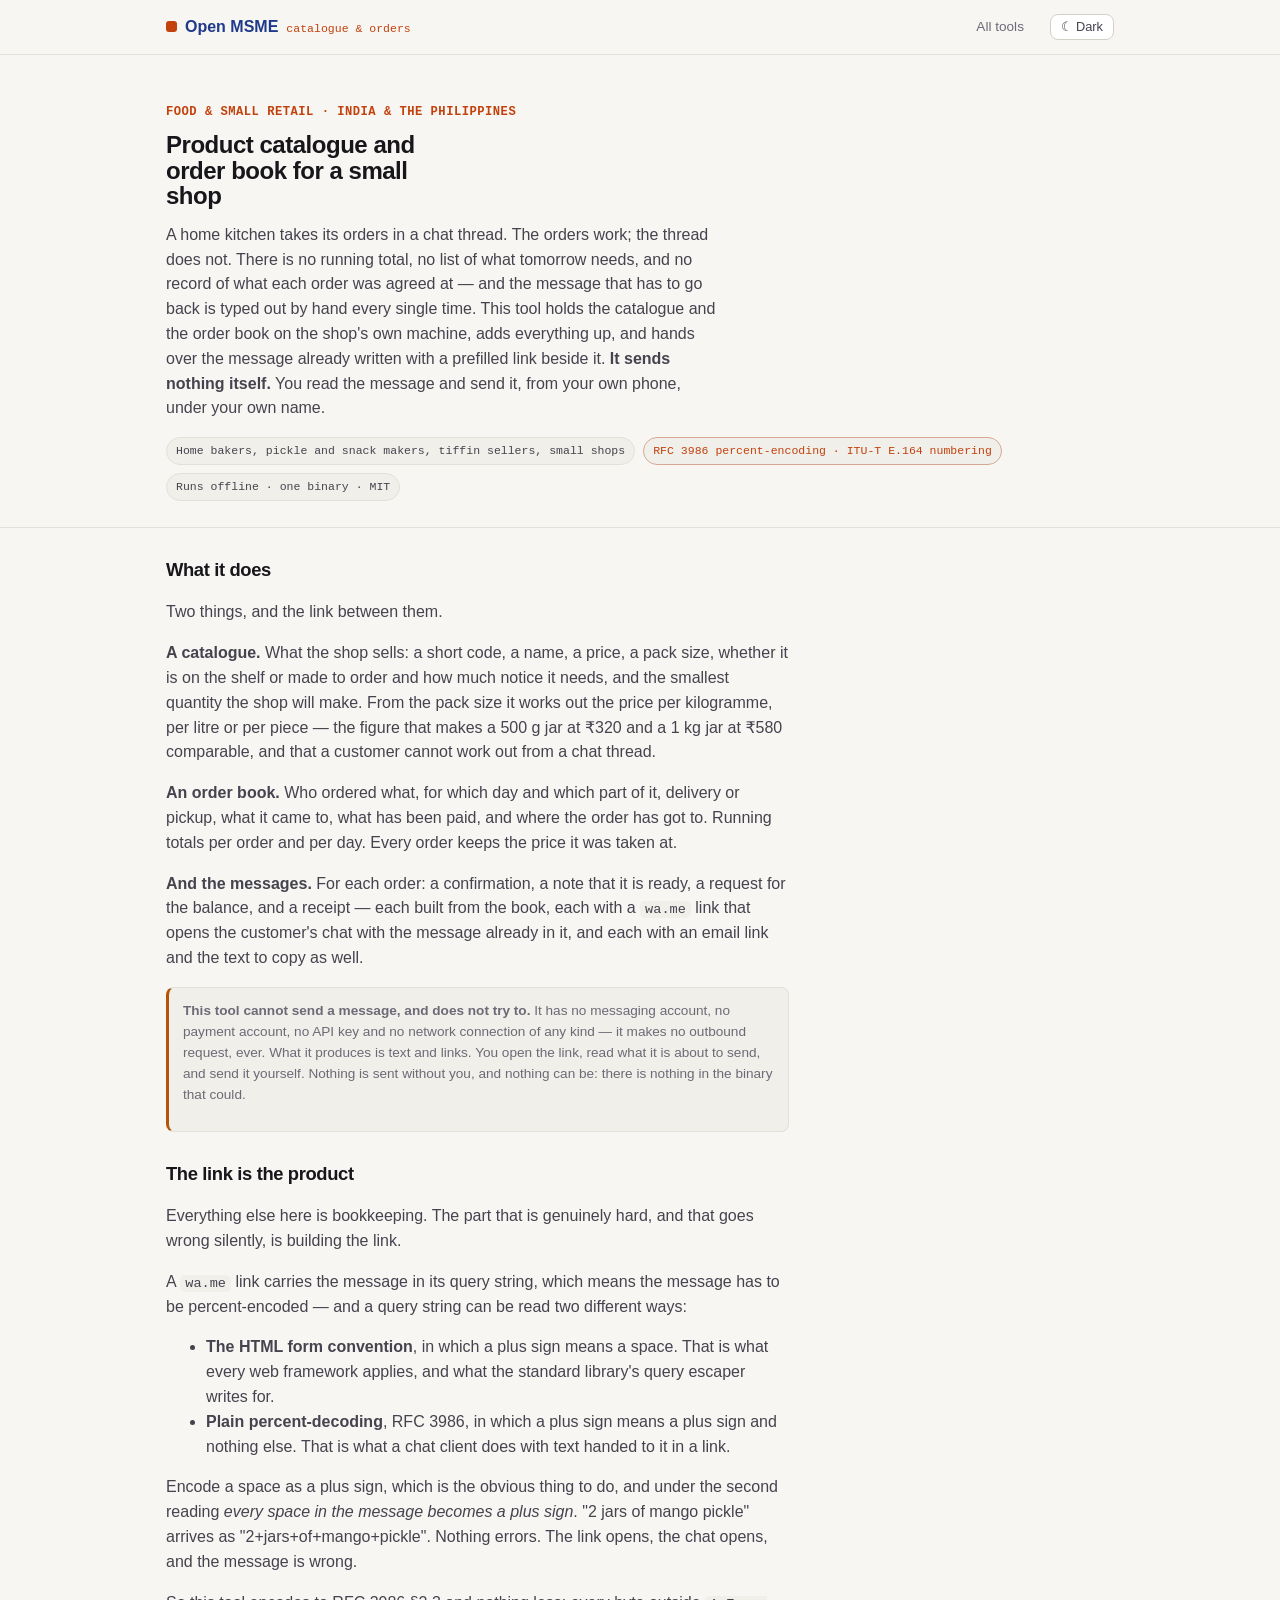
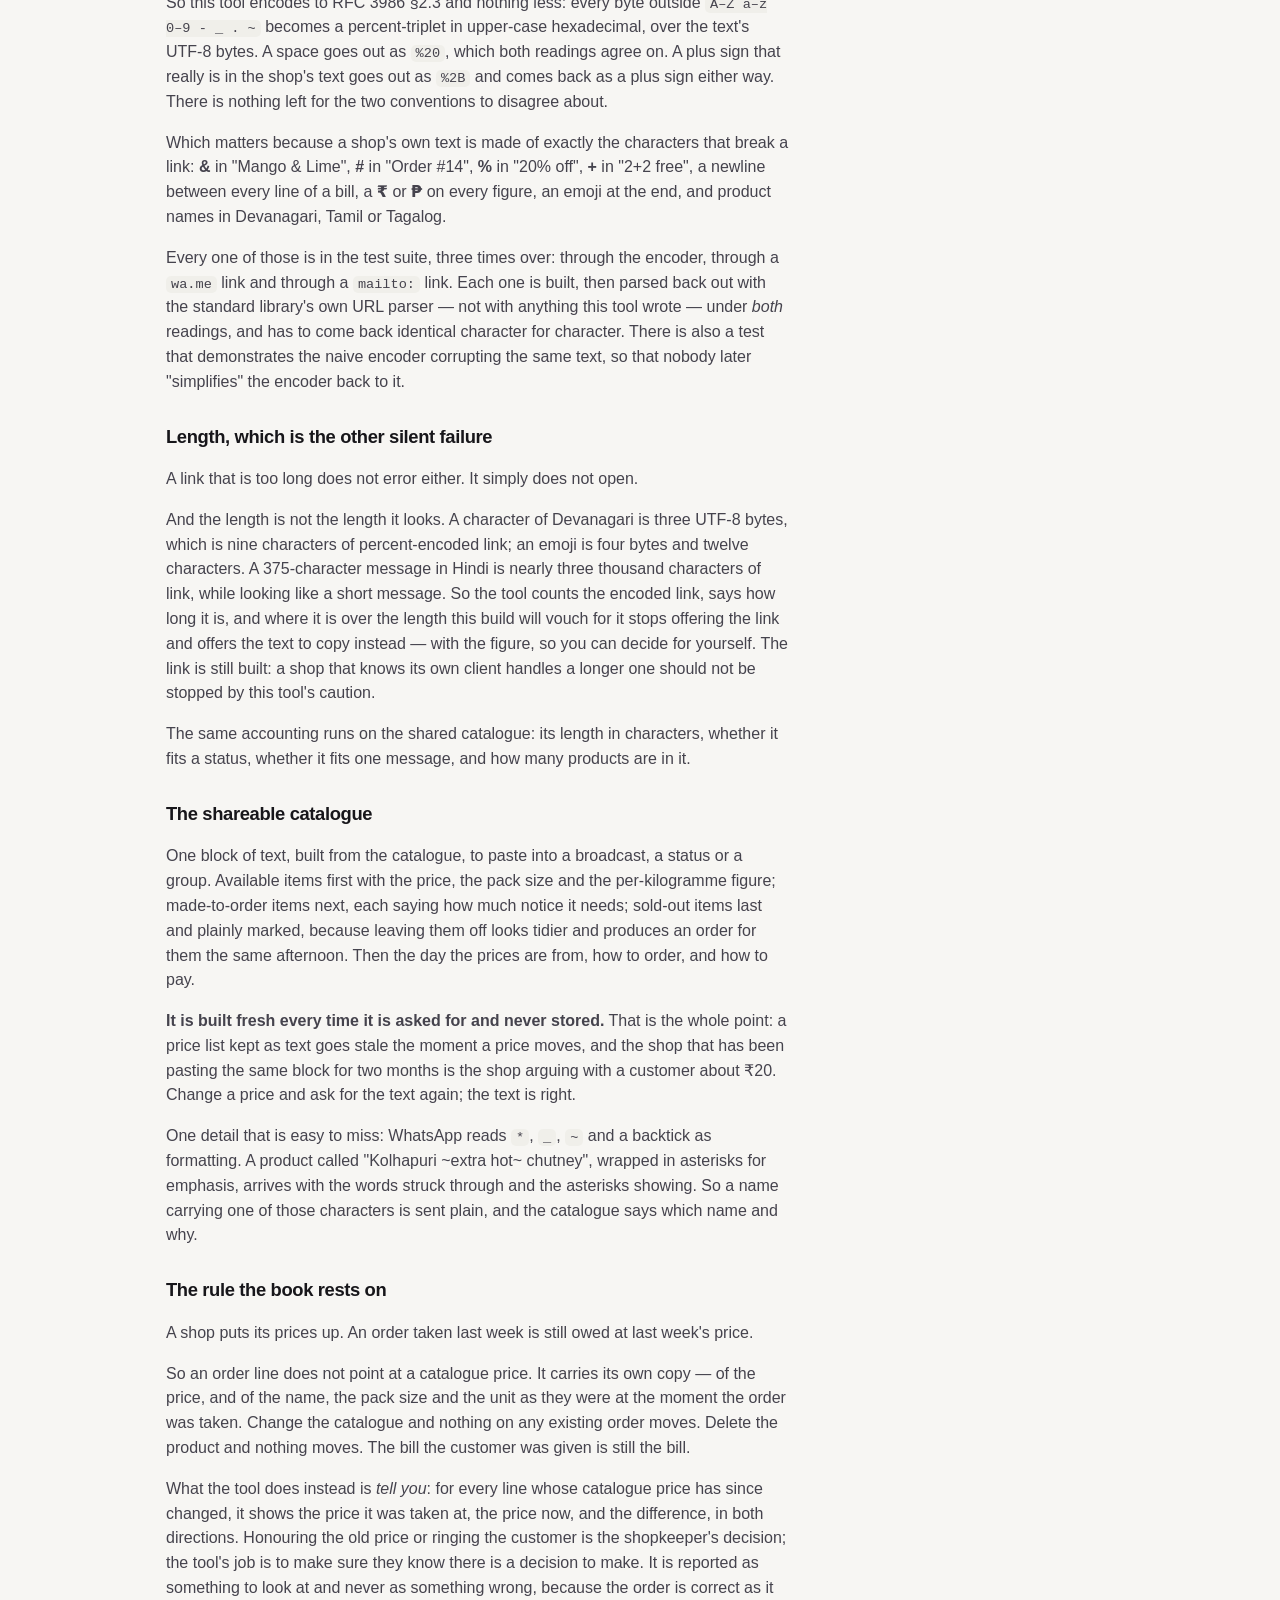
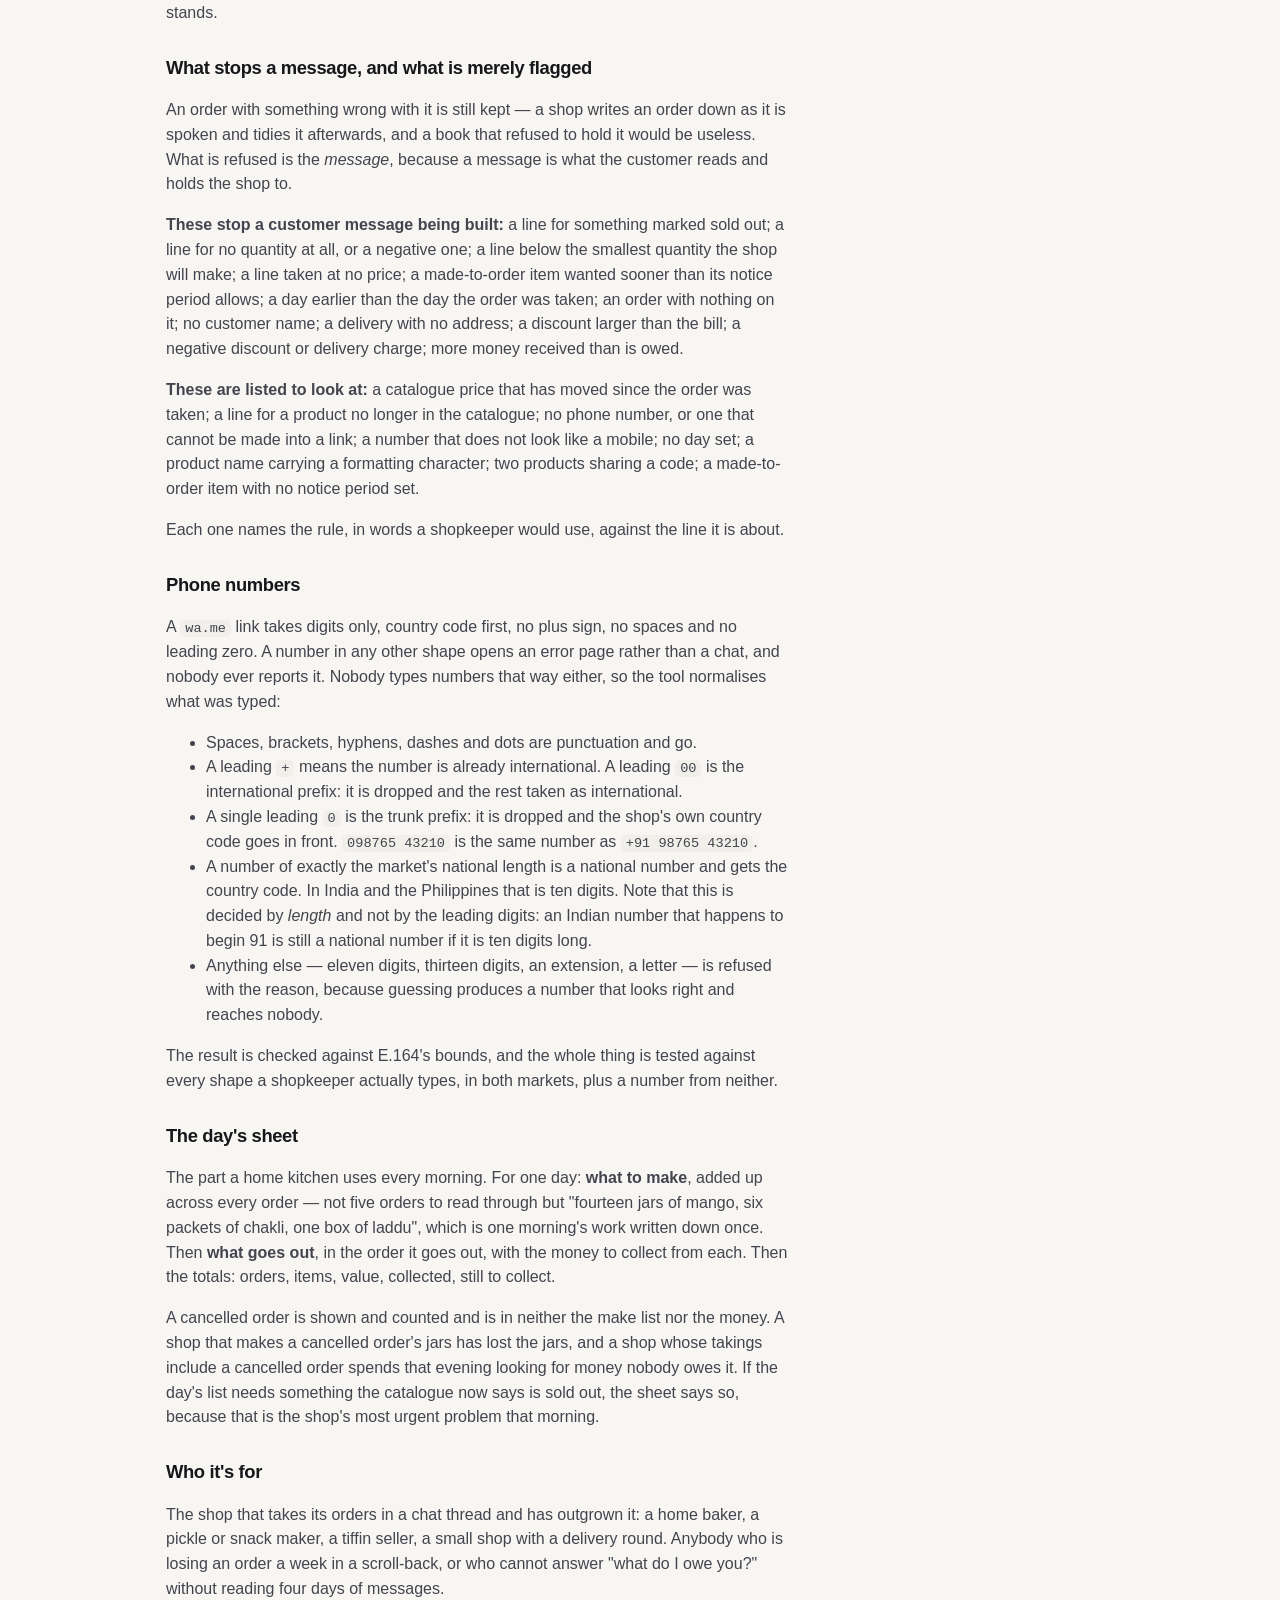
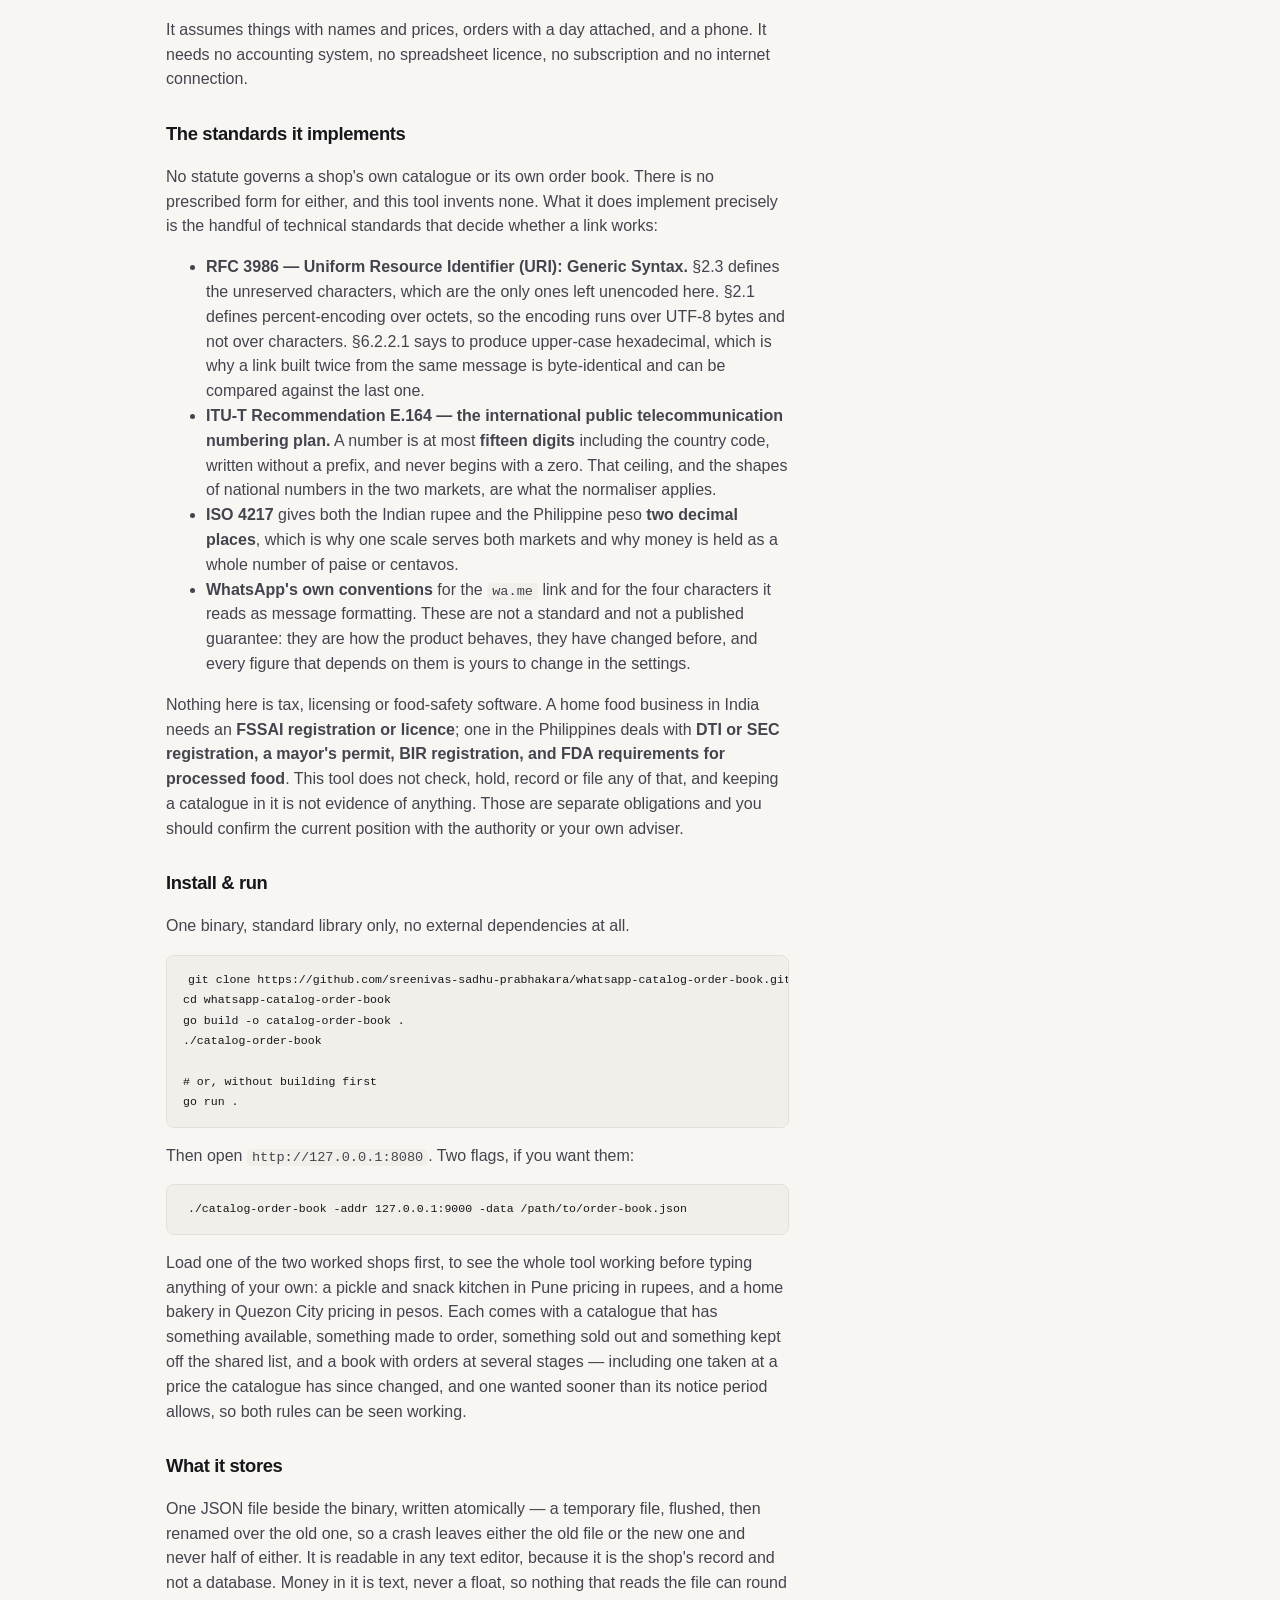
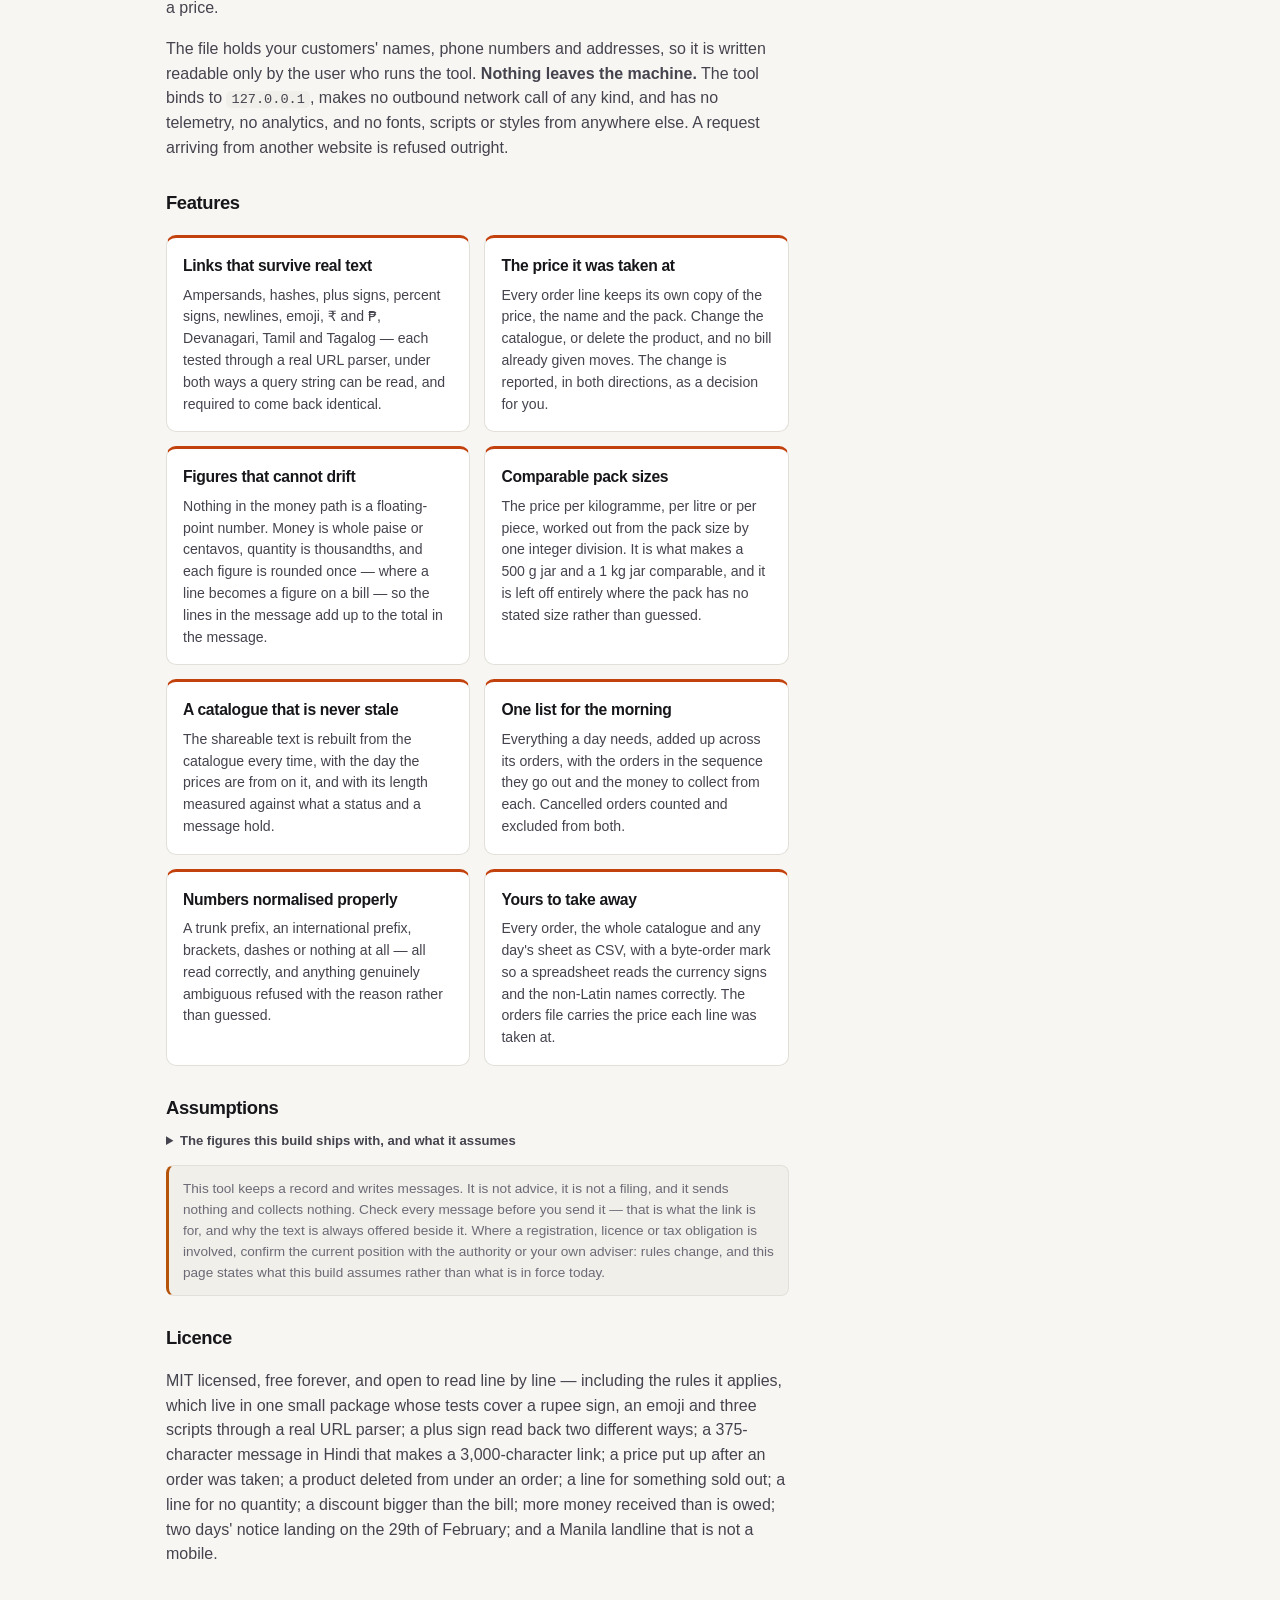
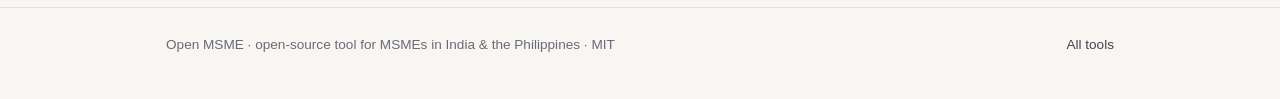
<file: docs/index.html>
<!doctype html>
<html lang="en">
<head>
  <meta charset="utf-8">
  <meta name="viewport" content="width=device-width, initial-scale=1">
  <meta http-equiv="Content-Security-Policy" content="default-src 'self'; base-uri 'self'; img-src 'self' data:; style-src 'self'; script-src 'self'; font-src 'self'; form-action 'self'">
  <title>Product catalogue and order book for a small shop · Open MSME</title>
  <meta name="description" content="A free single-binary tool for home kitchens and small shops in India and the Philippines: keep your catalogue and your orders on your own machine, and get the chat message and the correctly encoded prefilled link already written. It sends nothing itself — you send it.">
  <meta name="color-scheme" content="light dark">
  <meta property="og:title" content="Product catalogue and order book for a small shop · Open MSME">
  <meta property="og:description" content="Orders taken in a chat thread have no running total and no ledger. This keeps the catalogue and the order book on your own machine, and builds the message and the prefilled link for you to send.">
  <meta property="og:type" content="website">
  <link rel="icon" href="assets/favicon.svg" type="image/svg+xml">
  <link rel="stylesheet" href="assets/style.css">
  <link rel="stylesheet" href="assets/accent.css">
  <script src="assets/theme-init.js"></script>
</head>
<body>
  <header class="topbar">
    <div class="wrap">
      <a class="brand" href="https://sreenivas-sadhu-prabhakara.github.io/openmsme/">
        <span class="dot"></span><b>Open MSME</b><span class="tag">catalogue &amp; orders</span>
      </a>
      <span class="sp"></span>
      <a class="home" href="https://sreenivas-sadhu-prabhakara.github.io/openmsme/">All tools</a>
      <button class="themer" data-themer type="button">Theme</button>
    </div>
  </header>

  <main>
    <section class="hero">
      <div class="wrap">
        <div class="eyebrow">Food &amp; small retail &middot; India &amp; the Philippines</div>
        <h1>Product catalogue and order book for a small shop</h1>
        <p class="lede">A home kitchen takes its orders in a chat thread. The orders work; the thread does not. There is no running total, no list of what tomorrow needs, and no record of what each order was agreed at &mdash; and the message that has to go back is typed out by hand every single time. This tool holds the catalogue and the order book on the shop's own machine, adds everything up, and hands over the message already written with a prefilled link beside it. <strong>It sends nothing itself.</strong> You read the message and send it, from your own phone, under your own name.</p>
        <div class="who">
          <span class="pill">Home bakers, pickle and snack makers, tiffin sellers, small shops</span>
          <span class="pill reg">RFC 3986 percent-encoding &middot; ITU-T E.164 numbering</span>
          <span class="pill">Runs offline &middot; one binary &middot; MIT</span>
        </div>
      </div>
    </section>

    <div class="wrap">
      <section class="prose">
        <h2>What it does</h2>
        <p>Two things, and the link between them.</p>
        <p><strong>A catalogue.</strong> What the shop sells: a short code, a name, a price, a pack size, whether it is on the shelf or made to order and how much notice it needs, and the smallest quantity the shop will make. From the pack size it works out the price per kilogramme, per litre or per piece &mdash; the figure that makes a 500&nbsp;g jar at &#8377;320 and a 1&nbsp;kg jar at &#8377;580 comparable, and that a customer cannot work out from a chat thread.</p>
        <p><strong>An order book.</strong> Who ordered what, for which day and which part of it, delivery or pickup, what it came to, what has been paid, and where the order has got to. Running totals per order and per day. Every order keeps the price it was taken at.</p>
        <p><strong>And the messages.</strong> For each order: a confirmation, a note that it is ready, a request for the balance, and a receipt &mdash; each built from the book, each with a <code>wa.me</code> link that opens the customer's chat with the message already in it, and each with an email link and the text to copy as well.</p>

        <div class="note"><strong>This tool cannot send a message, and does not try to.</strong> It has no messaging account, no payment account, no API key and no network connection of any kind &mdash; it makes no outbound request, ever. What it produces is text and links. You open the link, read what it is about to send, and send it yourself. Nothing is sent without you, and nothing can be: there is nothing in the binary that could.</p></div>

        <h2>The link is the product</h2>
        <p>Everything else here is bookkeeping. The part that is genuinely hard, and that goes wrong silently, is building the link.</p>
        <p>A <code>wa.me</code> link carries the message in its query string, which means the message has to be percent-encoded &mdash; and a query string can be read two different ways:</p>
        <ul>
          <li><strong>The HTML form convention</strong>, in which a plus sign means a space. That is what every web framework applies, and what the standard library's query escaper writes for.</li>
          <li><strong>Plain percent-decoding</strong>, RFC 3986, in which a plus sign means a plus sign and nothing else. That is what a chat client does with text handed to it in a link.</li>
        </ul>
        <p>Encode a space as a plus sign, which is the obvious thing to do, and under the second reading <em>every space in the message becomes a plus sign</em>. "2 jars of mango pickle" arrives as "2+jars+of+mango+pickle". Nothing errors. The link opens, the chat opens, and the message is wrong.</p>
        <p>So this tool encodes to RFC 3986 &sect;2.3 and nothing less: every byte outside <code>A&ndash;Z a&ndash;z 0&ndash;9 - _ . ~</code> becomes a percent-triplet in upper-case hexadecimal, over the text's UTF-8 bytes. A space goes out as <code>%20</code>, which both readings agree on. A plus sign that really is in the shop's text goes out as <code>%2B</code> and comes back as a plus sign either way. There is nothing left for the two conventions to disagree about.</p>
        <p>Which matters because a shop's own text is made of exactly the characters that break a link: <strong>&amp;</strong> in "Mango &amp; Lime", <strong>#</strong> in "Order #14", <strong>%</strong> in "20% off", <strong>+</strong> in "2+2 free", a newline between every line of a bill, a <strong>&#8377;</strong> or <strong>&#8369;</strong> on every figure, an emoji at the end, and product names in Devanagari, Tamil or Tagalog.</p>
        <p>Every one of those is in the test suite, three times over: through the encoder, through a <code>wa.me</code> link and through a <code>mailto:</code> link. Each one is built, then parsed back out with the standard library's own URL parser &mdash; not with anything this tool wrote &mdash; under <em>both</em> readings, and has to come back identical character for character. There is also a test that demonstrates the naive encoder corrupting the same text, so that nobody later "simplifies" the encoder back to it.</p>

        <h2>Length, which is the other silent failure</h2>
        <p>A link that is too long does not error either. It simply does not open.</p>
        <p>And the length is not the length it looks. A character of Devanagari is three UTF-8 bytes, which is nine characters of percent-encoded link; an emoji is four bytes and twelve characters. A 375-character message in Hindi is nearly three thousand characters of link, while looking like a short message. So the tool counts the encoded link, says how long it is, and where it is over the length this build will vouch for it stops offering the link and offers the text to copy instead &mdash; with the figure, so you can decide for yourself. The link is still built: a shop that knows its own client handles a longer one should not be stopped by this tool's caution.</p>
        <p>The same accounting runs on the shared catalogue: its length in characters, whether it fits a status, whether it fits one message, and how many products are in it.</p>

        <h2>The shareable catalogue</h2>
        <p>One block of text, built from the catalogue, to paste into a broadcast, a status or a group. Available items first with the price, the pack size and the per-kilogramme figure; made-to-order items next, each saying how much notice it needs; sold-out items last and plainly marked, because leaving them off looks tidier and produces an order for them the same afternoon. Then the day the prices are from, how to order, and how to pay.</p>
        <p><strong>It is built fresh every time it is asked for and never stored.</strong> That is the whole point: a price list kept as text goes stale the moment a price moves, and the shop that has been pasting the same block for two months is the shop arguing with a customer about &#8377;20. Change a price and ask for the text again; the text is right.</p>
        <p>One detail that is easy to miss: WhatsApp reads <code>*</code>, <code>_</code>, <code>~</code> and a backtick as formatting. A product called "Kolhapuri ~extra hot~ chutney", wrapped in asterisks for emphasis, arrives with the words struck through and the asterisks showing. So a name carrying one of those characters is sent plain, and the catalogue says which name and why.</p>

        <h2>The rule the book rests on</h2>
        <p>A shop puts its prices up. An order taken last week is still owed at last week's price.</p>
        <p>So an order line does not point at a catalogue price. It carries its own copy &mdash; of the price, and of the name, the pack size and the unit as they were at the moment the order was taken. Change the catalogue and nothing on any existing order moves. Delete the product and nothing moves. The bill the customer was given is still the bill.</p>
        <p>What the tool does instead is <em>tell you</em>: for every line whose catalogue price has since changed, it shows the price it was taken at, the price now, and the difference, in both directions. Honouring the old price or ringing the customer is the shopkeeper's decision; the tool's job is to make sure they know there is a decision to make. It is reported as something to look at and never as something wrong, because the order is correct as it stands.</p>

        <h2>What stops a message, and what is merely flagged</h2>
        <p>An order with something wrong with it is still kept &mdash; a shop writes an order down as it is spoken and tidies it afterwards, and a book that refused to hold it would be useless. What is refused is the <em>message</em>, because a message is what the customer reads and holds the shop to.</p>
        <p><strong>These stop a customer message being built:</strong> a line for something marked sold out; a line for no quantity at all, or a negative one; a line below the smallest quantity the shop will make; a line taken at no price; a made-to-order item wanted sooner than its notice period allows; a day earlier than the day the order was taken; an order with nothing on it; no customer name; a delivery with no address; a discount larger than the bill; a negative discount or delivery charge; more money received than is owed.</p>
        <p><strong>These are listed to look at:</strong> a catalogue price that has moved since the order was taken; a line for a product no longer in the catalogue; no phone number, or one that cannot be made into a link; a number that does not look like a mobile; no day set; a product name carrying a formatting character; two products sharing a code; a made-to-order item with no notice period set.</p>
        <p>Each one names the rule, in words a shopkeeper would use, against the line it is about.</p>

        <h2>Phone numbers</h2>
        <p>A <code>wa.me</code> link takes digits only, country code first, no plus sign, no spaces and no leading zero. A number in any other shape opens an error page rather than a chat, and nobody ever reports it. Nobody types numbers that way either, so the tool normalises what was typed:</p>
        <ul>
          <li>Spaces, brackets, hyphens, dashes and dots are punctuation and go.</li>
          <li>A leading <code>+</code> means the number is already international. A leading <code>00</code> is the international prefix: it is dropped and the rest taken as international.</li>
          <li>A single leading <code>0</code> is the trunk prefix: it is dropped and the shop's own country code goes in front. <code>098765 43210</code> is the same number as <code>+91 98765 43210</code>.</li>
          <li>A number of exactly the market's national length is a national number and gets the country code. In India and the Philippines that is ten digits. Note that this is decided by <em>length</em> and not by the leading digits: an Indian number that happens to begin 91 is still a national number if it is ten digits long.</li>
          <li>Anything else &mdash; eleven digits, thirteen digits, an extension, a letter &mdash; is refused with the reason, because guessing produces a number that looks right and reaches nobody.</li>
        </ul>
        <p>The result is checked against E.164's bounds, and the whole thing is tested against every shape a shopkeeper actually types, in both markets, plus a number from neither.</p>

        <h2>The day's sheet</h2>
        <p>The part a home kitchen uses every morning. For one day: <strong>what to make</strong>, added up across every order &mdash; not five orders to read through but "fourteen jars of mango, six packets of chakli, one box of laddu", which is one morning's work written down once. Then <strong>what goes out</strong>, in the order it goes out, with the money to collect from each. Then the totals: orders, items, value, collected, still to collect.</p>
        <p>A cancelled order is shown and counted and is in neither the make list nor the money. A shop that makes a cancelled order's jars has lost the jars, and a shop whose takings include a cancelled order spends that evening looking for money nobody owes it. If the day's list needs something the catalogue now says is sold out, the sheet says so, because that is the shop's most urgent problem that morning.</p>

        <h2>Who it's for</h2>
        <p>The shop that takes its orders in a chat thread and has outgrown it: a home baker, a pickle or snack maker, a tiffin seller, a small shop with a delivery round. Anybody who is losing an order a week in a scroll-back, or who cannot answer "what do I owe you?" without reading four days of messages.</p>
        <p>It assumes things with names and prices, orders with a day attached, and a phone. It needs no accounting system, no spreadsheet licence, no subscription and no internet connection.</p>

        <h2>The standards it implements</h2>
        <p>No statute governs a shop's own catalogue or its own order book. There is no prescribed form for either, and this tool invents none. What it does implement precisely is the handful of technical standards that decide whether a link works:</p>
        <ul>
          <li><strong>RFC 3986 &mdash; Uniform Resource Identifier (URI): Generic Syntax.</strong> &sect;2.3 defines the unreserved characters, which are the only ones left unencoded here. &sect;2.1 defines percent-encoding over octets, so the encoding runs over UTF-8 bytes and not over characters. &sect;6.2.2.1 says to produce upper-case hexadecimal, which is why a link built twice from the same message is byte-identical and can be compared against the last one.</li>
          <li><strong>ITU-T Recommendation E.164 &mdash; the international public telecommunication numbering plan.</strong> A number is at most <strong>fifteen digits</strong> including the country code, written without a prefix, and never begins with a zero. That ceiling, and the shapes of national numbers in the two markets, are what the normaliser applies.</li>
          <li><strong>ISO 4217</strong> gives both the Indian rupee and the Philippine peso <strong>two decimal places</strong>, which is why one scale serves both markets and why money is held as a whole number of paise or centavos.</li>
          <li><strong>WhatsApp's own conventions</strong> for the <code>wa.me</code> link and for the four characters it reads as message formatting. These are not a standard and not a published guarantee: they are how the product behaves, they have changed before, and every figure that depends on them is yours to change in the settings.</li>
        </ul>
        <p>Nothing here is tax, licensing or food-safety software. A home food business in India needs an <strong>FSSAI registration or licence</strong>; one in the Philippines deals with <strong>DTI or SEC registration, a mayor's permit, BIR registration, and FDA requirements for processed food</strong>. This tool does not check, hold, record or file any of that, and keeping a catalogue in it is not evidence of anything. Those are separate obligations and you should confirm the current position with the authority or your own adviser.</p>

        <h2>Install &amp; run</h2>
        <p>One binary, standard library only, no external dependencies at all.</p>
        <pre><code>git clone https://github.com/sreenivas-sadhu-prabhakara/whatsapp-catalog-order-book.git
cd whatsapp-catalog-order-book
go build -o catalog-order-book .
./catalog-order-book

# or, without building first
go run .</code></pre>
        <p>Then open <code>http://127.0.0.1:8080</code>. Two flags, if you want them:</p>
        <pre><code>./catalog-order-book -addr 127.0.0.1:9000 -data /path/to/order-book.json</code></pre>
        <p>Load one of the two worked shops first, to see the whole tool working before typing anything of your own: a pickle and snack kitchen in Pune pricing in rupees, and a home bakery in Quezon City pricing in pesos. Each comes with a catalogue that has something available, something made to order, something sold out and something kept off the shared list, and a book with orders at several stages &mdash; including one taken at a price the catalogue has since changed, and one wanted sooner than its notice period allows, so both rules can be seen working.</p>

        <h2>What it stores</h2>
        <p>One JSON file beside the binary, written atomically &mdash; a temporary file, flushed, then renamed over the old one, so a crash leaves either the old file or the new one and never half of either. It is readable in any text editor, because it is the shop's record and not a database. Money in it is text, never a float, so nothing that reads the file can round a price.</p>
        <p>The file holds your customers' names, phone numbers and addresses, so it is written readable only by the user who runs the tool. <strong>Nothing leaves the machine.</strong> The tool binds to <code>127.0.0.1</code>, makes no outbound network call of any kind, and has no telemetry, no analytics, and no fonts, scripts or styles from anywhere else. A request arriving from another website is refused outright.</p>

        <h2>Features</h2>
        <div class="featgrid">
          <div class="feat">
            <h3>Links that survive real text</h3>
            <p>Ampersands, hashes, plus signs, percent signs, newlines, emoji, &#8377; and &#8369;, Devanagari, Tamil and Tagalog &mdash; each tested through a real URL parser, under both ways a query string can be read, and required to come back identical.</p>
          </div>
          <div class="feat">
            <h3>The price it was taken at</h3>
            <p>Every order line keeps its own copy of the price, the name and the pack. Change the catalogue, or delete the product, and no bill already given moves. The change is reported, in both directions, as a decision for you.</p>
          </div>
          <div class="feat">
            <h3>Figures that cannot drift</h3>
            <p>Nothing in the money path is a floating-point number. Money is whole paise or centavos, quantity is thousandths, and each figure is rounded once &mdash; where a line becomes a figure on a bill &mdash; so the lines in the message add up to the total in the message.</p>
          </div>
          <div class="feat">
            <h3>Comparable pack sizes</h3>
            <p>The price per kilogramme, per litre or per piece, worked out from the pack size by one integer division. It is what makes a 500&nbsp;g jar and a 1&nbsp;kg jar comparable, and it is left off entirely where the pack has no stated size rather than guessed.</p>
          </div>
          <div class="feat">
            <h3>A catalogue that is never stale</h3>
            <p>The shareable text is rebuilt from the catalogue every time, with the day the prices are from on it, and with its length measured against what a status and a message hold.</p>
          </div>
          <div class="feat">
            <h3>One list for the morning</h3>
            <p>Everything a day needs, added up across its orders, with the orders in the sequence they go out and the money to collect from each. Cancelled orders counted and excluded from both.</p>
          </div>
          <div class="feat">
            <h3>Numbers normalised properly</h3>
            <p>A trunk prefix, an international prefix, brackets, dashes or nothing at all &mdash; all read correctly, and anything genuinely ambiguous refused with the reason rather than guessed.</p>
          </div>
          <div class="feat">
            <h3>Yours to take away</h3>
            <p>Every order, the whole catalogue and any day's sheet as CSV, with a byte-order mark so a spreadsheet reads the currency signs and the non-Latin names correctly. The orders file carries the price each line was taken at.</p>
          </div>
        </div>

        <h2>Assumptions</h2>
        <details class="assumptions">
          <summary>The figures this build ships with, and what it assumes</summary>
          <p><strong>No statutory figure is used at all.</strong> This tool computes no tax, no duty, no fee and no threshold. There is no rate anywhere in it. Every figure below is a length or a platform convention, and every one of them is overridable from the settings page.</p>
          <p><strong>A link of 2,000 characters.</strong> <code>SafeLinkCharacters</code> is 2,000: inside what every browser, chat client and QR reader in common use handles. Above it behaviour stops being predictable and the failure is silent &mdash; the link simply does not open &mdash; so the tool stops vouching for the link and offers the text instead. It is a caution, not a law: the link is still built, and the limit is yours to raise if you know your own client handles more.</p>
          <p><strong>A status of 700 characters.</strong> <code>StatusCharacters</code> is 700, taken as what a WhatsApp status holds. Not a published guarantee; a figure to measure against so the tool can say "this will not fit, send it as a broadcast" before you find out the hard way.</p>
          <p><strong>A message of 65,536 characters.</strong> <code>MessageCharacters</code> is 65,536, taken as what one WhatsApp message holds.</p>
          <p><strong>A number of at most 15 digits.</strong> <code>MaxPhoneDigits</code> is 15, which is E.164's own ceiling and the one figure here that <em>is</em> from a standard. <code>MinPhoneDigits</code> is 8, which is below any real international number and above the three or four digits a half-typed one has &mdash; a convention, chosen to catch a typing mistake.</p>
          <p><strong>Ten-digit national numbers.</strong> A mobile number is ten digits in both India (beginning 6&ndash;9) and the Philippines (beginning 9). That is what lets the tool tell a number carrying its country code from one that is not.</p>
          <p><strong>Two thousand orders.</strong> <code>maxOrders</code> is 2,000 kept in the file, oldest dropped first. A home kitchen takes a few a day, so that is a couple of years, and the file stays something a person can open.</p>
          <p><strong>Rounding.</strong> Half away from zero &mdash; 2.5 to 3 and &minus;2.5 to &minus;3 &mdash; which is how a shopkeeper rounds and what a customer checking a bill expects. A line is rounded once, where it becomes a figure on the bill; the total is the sum of the lines as printed, never the rounding of an unrounded sum.</p>
          <p><strong>Pack sizes.</strong> Weight in grams and shown in kilogrammes at a kilogramme or more; volume in millilitres and shown in litres at a litre or more; a count in pieces. The price per standard quantity is per kilogramme, per litre or per piece accordingly, and is omitted where it would only repeat the price.</p>
          <p><strong>Dates.</strong> Calendar days with no time and no zone, because a delivery is on a day. A notice period counts in calendar days and is tested over 30- and 31-day month ends, over a year end, and into and out of the 29th of February in both a leap year and a common one.</p>
          <p><strong>Discounts are amounts, not percentages.</strong> On purpose: the figure on the bill is the figure that was agreed, and nothing recomputes it later. A discount is asked for with a reason, because a discount with no reason becomes the new price.</p>
          <p><strong>What it does not do.</strong> It sends no message and takes no payment. It is not connected to WhatsApp, to any messaging service, or to UPI, GCash or any payment provider &mdash; "how a customer pays" is a line of text you write, and "received" is what you tell the tool arrived. It does not check that a number is anybody's number, and it cannot: it makes no network call. It keeps no stock count. It computes no tax. And it cannot tell you whether a figure is <em>right</em> &mdash; a price entered wrong once is on every order taken at it.</p>
        </details>

        <div class="note">This tool keeps a record and writes messages. It is not advice, it is not a filing, and it sends nothing and collects nothing. Check every message before you send it &mdash; that is what the link is for, and why the text is always offered beside it. Where a registration, licence or tax obligation is involved, confirm the current position with the authority or your own adviser: rules change, and this page states what this build assumes rather than what is in force today.</div>

        <h2>Licence</h2>
        <p>MIT licensed, free forever, and open to read line by line &mdash; including the rules it applies, which live in one small package whose tests cover a rupee sign, an emoji and three scripts through a real URL parser; a plus sign read back two different ways; a 375-character message in Hindi that makes a 3,000-character link; a price put up after an order was taken; a product deleted from under an order; a line for something sold out; a line for no quantity; a discount bigger than the bill; more money received than is owed; two days' notice landing on the 29th of February; and a Manila landline that is not a mobile.</p>
      </section>
    </div>
  </main>

  <footer class="foot">
    <div class="wrap">
      <span>Open MSME &middot; open-source tool for MSMEs in India &amp; the Philippines &middot; MIT</span>
      <span><a href="https://sreenivas-sadhu-prabhakara.github.io/openmsme/">All tools</a></span>
    </div>
  </footer>

  <script src="assets/ui.js"></script>
</body>
</html>
</file>
<file: docs/assets/style.css>
/* Open MSME tool kit — shared design system for single-tool apps. No deps. Light + dark. */

:root {
  color-scheme: light dark;
  --bg:#f7f6f3; --surface:#fff; --surface-2:#f0efea; --ink:#17161a; --ink-2:#45434d; --ink-3:#6c6a76;
  --line:#e2e0d8; --line-2:#d3d1c7; --accent:#1f3a8a; --accent-ink:#fff; --ok:#15803d; --warn:#b45309; --bad:#b91c1c;
  --mono: ui-monospace,"SF Mono","SFMono-Regular",Menlo,Consolas,monospace;
  --sans: -apple-system,BlinkMacSystemFont,"Segoe UI",Roboto,Helvetica,Arial,system-ui,sans-serif;
  --maxw:980px; --radius:10px; --shadow:0 1px 2px rgba(20,18,26,.05),0 6px 20px rgba(20,18,26,.05);
  --tool:#1f3a8a; /* per-tool accent, override in page */
}
@media (prefers-color-scheme: dark){ :root:not([data-theme="light"]){
  --bg:#121116; --surface:#1a191f; --surface-2:#222027; --ink:#f3f1ef; --ink-2:#c3c0cb; --ink-3:#918e9c;
  --line:#2c2a33; --line-2:#39363f; --accent:#93b0ff; --accent-ink:#10131f; --ok:#57c98a; --warn:#f0a35a; --bad:#f28b82;
  --shadow:0 1px 2px rgba(0,0,0,.3),0 8px 28px rgba(0,0,0,.35);
}}
:root[data-theme="dark"]{
  --bg:#121116; --surface:#1a191f; --surface-2:#222027; --ink:#f3f1ef; --ink-2:#c3c0cb; --ink-3:#918e9c;
  --line:#2c2a33; --line-2:#39363f; --accent:#93b0ff; --accent-ink:#10131f; --ok:#57c98a; --warn:#f0a35a; --bad:#f28b82;
  --shadow:0 1px 2px rgba(0,0,0,.3),0 8px 28px rgba(0,0,0,.35);
}

* { box-sizing:border-box; }
html { -webkit-text-size-adjust:100%; }
body { margin:0; background:var(--bg); color:var(--ink); font-family:var(--sans); font-size:16px; line-height:1.55; -webkit-font-smoothing:antialiased; }
.wrap { max-width:var(--maxw); margin:0 auto; padding:0 16px; }
a { color:var(--accent); text-decoration:none; }
a:hover { text-decoration:underline; text-underline-offset:3px; }
h1,h2,h3 { letter-spacing:-.02em; }

/* top bar */
.topbar { position:sticky; top:0; z-index:20; background:color-mix(in srgb,var(--bg) 86%,transparent); backdrop-filter:saturate(140%) blur(8px); border-bottom:1px solid var(--line); }
.topbar .wrap { display:flex; align-items:center; gap:14px; height:54px; }
.brand { display:flex; align-items:baseline; gap:8px; font-weight:700; }
.brand .dot { width:11px; height:11px; border-radius:3px; background:var(--tool); display:inline-block; }
.brand .tag { font-family:var(--mono); font-size:.72rem; color:var(--ink-3); font-weight:500; }
.topbar .sp { margin-left:auto; }
.topbar a.home { font-size:.85rem; color:var(--ink-3); }
.topbar a.home:hover { color:var(--ink); }
.themer { font:inherit; font-size:.8rem; cursor:pointer; border:1px solid var(--line-2); background:var(--surface); color:var(--ink-2); border-radius:8px; padding:6px 10px; line-height:1; margin-left:12px; }
.themer:hover { color:var(--ink); border-color:var(--ink-3); }

/* hero / explainer */
.hero { padding:48px 0 26px; border-bottom:1px solid var(--line); }
.hero .eyebrow { font-family:var(--mono); font-size:.76rem; font-weight:600; letter-spacing:.04em; color:var(--tool); text-transform:uppercase; }
.hero h1 { margin:10px 0 14px; font-size:clamp(1.8rem,1.2rem+2.6vw,2.7rem); line-height:1.07; font-weight:800; max-width:20ch; }
.hero .lede { margin:0; font-size:clamp(1rem,.95rem+.4vw,1.15rem); color:var(--ink-2); max-width:62ch; }
.hero .who { margin-top:16px; display:flex; gap:8px; flex-wrap:wrap; }
.pill { font-family:var(--mono); font-size:.72rem; padding:4px 9px; border-radius:999px; background:var(--surface-2); color:var(--ink-2); border:1px solid var(--line); }
.pill.reg { color:var(--tool); border-color:color-mix(in srgb,var(--tool) 35%,var(--line)); }

/* layout */
.cols { display:grid; grid-template-columns:1fr; gap:22px; padding:28px 0; }
@media (min-width:860px){ .cols.calc { grid-template-columns:1.1fr .9fr; align-items:start; } }

section.card { background:var(--surface); border:1px solid var(--line); border-radius:var(--radius); padding:20px; }
section.card h2 { margin:0 0 14px; font-size:1.1rem; }
.sticky { position:sticky; top:70px; }

/* form */
.field { margin:0 0 14px; }
.field > label { display:block; font-size:.85rem; font-weight:600; color:var(--ink-2); margin-bottom:5px; }
.field .hint { font-weight:400; color:var(--ink-3); font-size:.78rem; }
.inp { position:relative; display:flex; align-items:center; }
.inp .pre, .inp .suf { position:absolute; font-family:var(--mono); font-size:.82rem; color:var(--ink-3); pointer-events:none; }
.inp .pre { left:12px; } .inp .suf { right:12px; }
input[type=number], input[type=text], select {
  width:100%; font:inherit; font-size:.95rem; padding:11px 13px; border-radius:9px;
  border:1px solid var(--line-2); background:var(--surface); color:var(--ink); appearance:none;
}
.inp.has-pre input { padding-left:28px; } .inp.has-suf input { padding-right:40px; }
input:focus, select:focus { outline:2px solid var(--tool); outline-offset:1px; border-color:var(--tool); }
.row2 { display:grid; grid-template-columns:1fr 1fr; gap:12px; }
.seg { display:flex; gap:6px; flex-wrap:wrap; }
.seg button { font:inherit; font-size:.82rem; cursor:pointer; padding:8px 12px; border-radius:8px; border:1px solid var(--line-2); background:var(--surface); color:var(--ink-2); }
.seg button[aria-pressed=true] { background:var(--tool); color:#fff; border-color:var(--tool); }

/* results */
.result-primary { background:color-mix(in srgb,var(--tool) 8%,var(--surface)); border:1px solid color-mix(in srgb,var(--tool) 30%,var(--line)); border-radius:var(--radius); padding:18px 20px; margin-bottom:16px; }
.result-primary .k { font-size:.8rem; color:var(--ink-3); }
.result-primary .v { font-size:2rem; font-weight:800; letter-spacing:-.02em; font-variant-numeric:tabular-nums; color:var(--tool); }
.result-primary .sub { font-size:.85rem; color:var(--ink-2); margin-top:3px; }
.breakdown { width:100%; border-collapse:collapse; font-size:.9rem; }
.breakdown th, .breakdown td { text-align:left; padding:8px 4px; border-bottom:1px solid var(--line); }
.breakdown td.num, .breakdown th.num { text-align:right; font-family:var(--mono); font-variant-numeric:tabular-nums; }
.breakdown tr.total td { font-weight:700; border-top:2px solid var(--line-2); border-bottom:none; }
.breakdown tr.sub td { color:var(--ink-2); }
.breakdown .neg { color:var(--bad); }

.btnrow { display:flex; gap:10px; flex-wrap:wrap; margin-top:16px; }
.btn { font:inherit; font-size:.9rem; font-weight:600; cursor:pointer; padding:10px 16px; border-radius:9px; border:1px solid transparent; }
.btn.primary { background:var(--tool); color:#fff; }
.btn.ghost { background:var(--surface); border-color:var(--line-2); color:var(--ink); }
.btn:hover { filter:brightness(1.05); }

/* prose / notes */
.prose { max-width:70ch; }
.prose h2 { font-size:1.15rem; margin:28px 0 8px; }
.prose p, .prose li { color:var(--ink-2); }
.prose code { font-family:var(--mono); font-size:.85em; background:var(--surface-2); padding:1px 5px; border-radius:5px; }
.note { font-size:.85rem; color:var(--ink-3); background:var(--surface-2); border:1px solid var(--line); border-left:3px solid var(--warn); border-radius:8px; padding:12px 14px; margin:14px 0; }
.assumptions { font-size:.82rem; color:var(--ink-3); }
.assumptions summary { cursor:pointer; color:var(--ink-2); font-weight:600; }

/* footer */
.foot { border-top:1px solid var(--line); margin-top:40px; padding:26px 0 44px; color:var(--ink-3); font-size:.85rem; }
.foot .wrap { display:flex; gap:14px; flex-wrap:wrap; justify-content:space-between; }
.foot a { color:var(--ink-2); }

@media (prefers-reduced-motion: reduce){ * { transition:none !important; } }
@media print { .topbar,.themer,.btnrow,.foot,.hero .who { display:none; } body { background:#fff; } section.card { border:none; padding:0; } }

/* ---- docs/explainer pages (for binary tools that aren't web apps) ---- */
pre { background:var(--surface-2); border:1px solid var(--line); border-radius:8px; padding:14px 16px; overflow-x:auto; font-family:var(--mono); font-size:.85rem; line-height:1.5; color:var(--ink); }
pre code { background:none; padding:0; font-size:inherit; }
.featgrid { display:grid; grid-template-columns:repeat(auto-fill,minmax(240px,1fr)); gap:14px; margin:18px 0; }
.feat { background:var(--surface); border:1px solid var(--line); border-radius:var(--radius); padding:16px; border-top:3px solid var(--tool); }
.feat h3 { margin:0 0 6px; font-size:.98rem; }
.feat p { margin:0; font-size:.88rem; color:var(--ink-2); }
.steps { counter-reset:s; list-style:none; padding:0; }
.steps li { counter-increment:s; position:relative; padding-left:34px; margin:12px 0; color:var(--ink-2); }
.steps li::before { content:counter(s); position:absolute; left:0; top:1px; width:23px; height:23px; border-radius:6px; background:var(--tool); color:#fff; font-size:.78rem; font-weight:700; display:flex; align-items:center; justify-content:center; font-family:var(--mono); }

/* Grid/flex children default to min-width:auto, so a long unbroken string (a clone
   URL in a <pre>) sizes the track to its min-content and forces page-wide horizontal
   scroll. Let children shrink and keep the scrolling inside the pre where it belongs. */
.cols > *, .featgrid > *, .ideas > * { min-width: 0; }
pre { max-width: 100%; }

/* Small coloured text needs a lighter accent in dark mode: the sector hues are
   mid-tone and fall below AA contrast on a dark surface. Backgrounds/borders keep
   the true accent; only small text uses the lightened derivative. */
:root { --tool-text: var(--tool); }
@media (prefers-color-scheme: dark){ :root:not([data-theme="light"]){ --tool-text: color-mix(in srgb, var(--tool) 50%, white); } }
:root[data-theme="dark"]{ --tool-text: color-mix(in srgb, var(--tool) 50%, white); }
.hero .eyebrow { color: var(--tool-text); }
.pill.reg { color: var(--tool-text); }
.result-primary .v { color: var(--tool-text); }
.wave-card .repo, .brand .tag { color: var(--tool-text); }
</file>
<file: docs/assets/accent.css>
:root{--tool:#c2410c}
</file>
